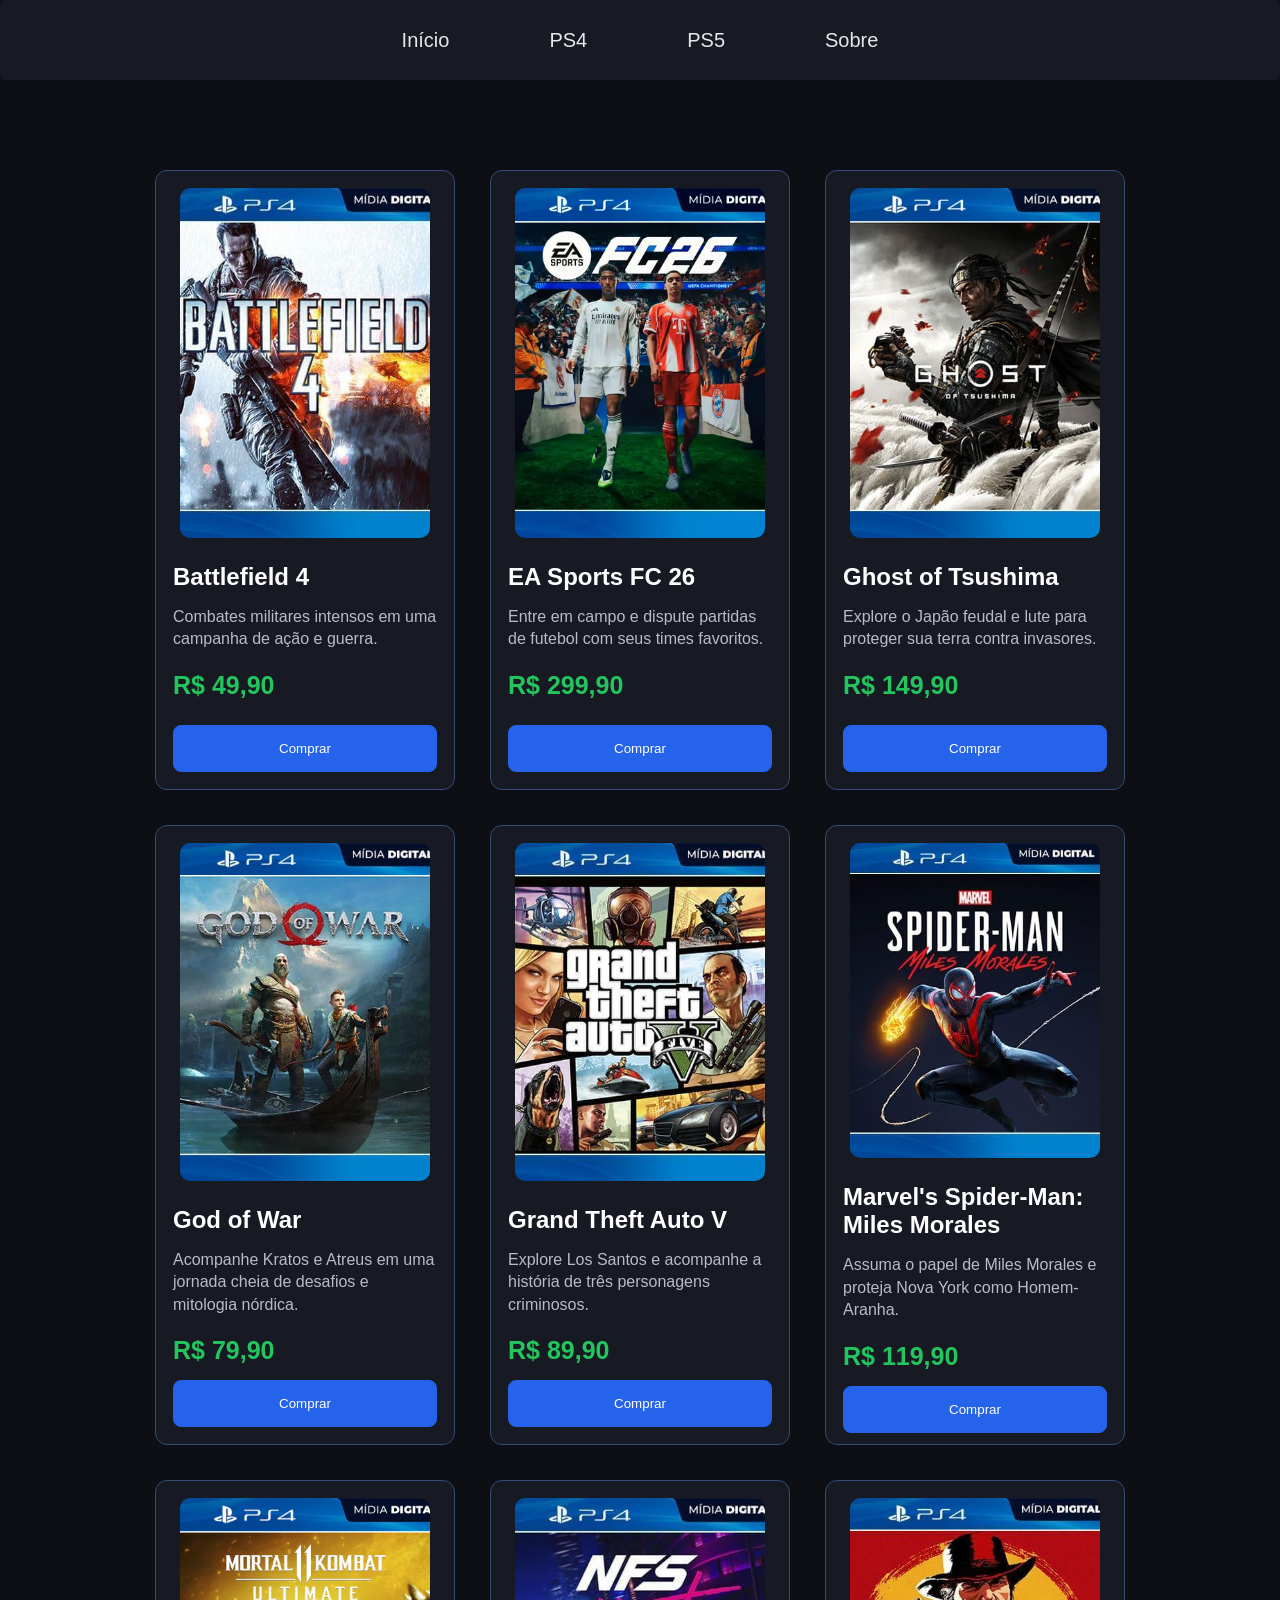
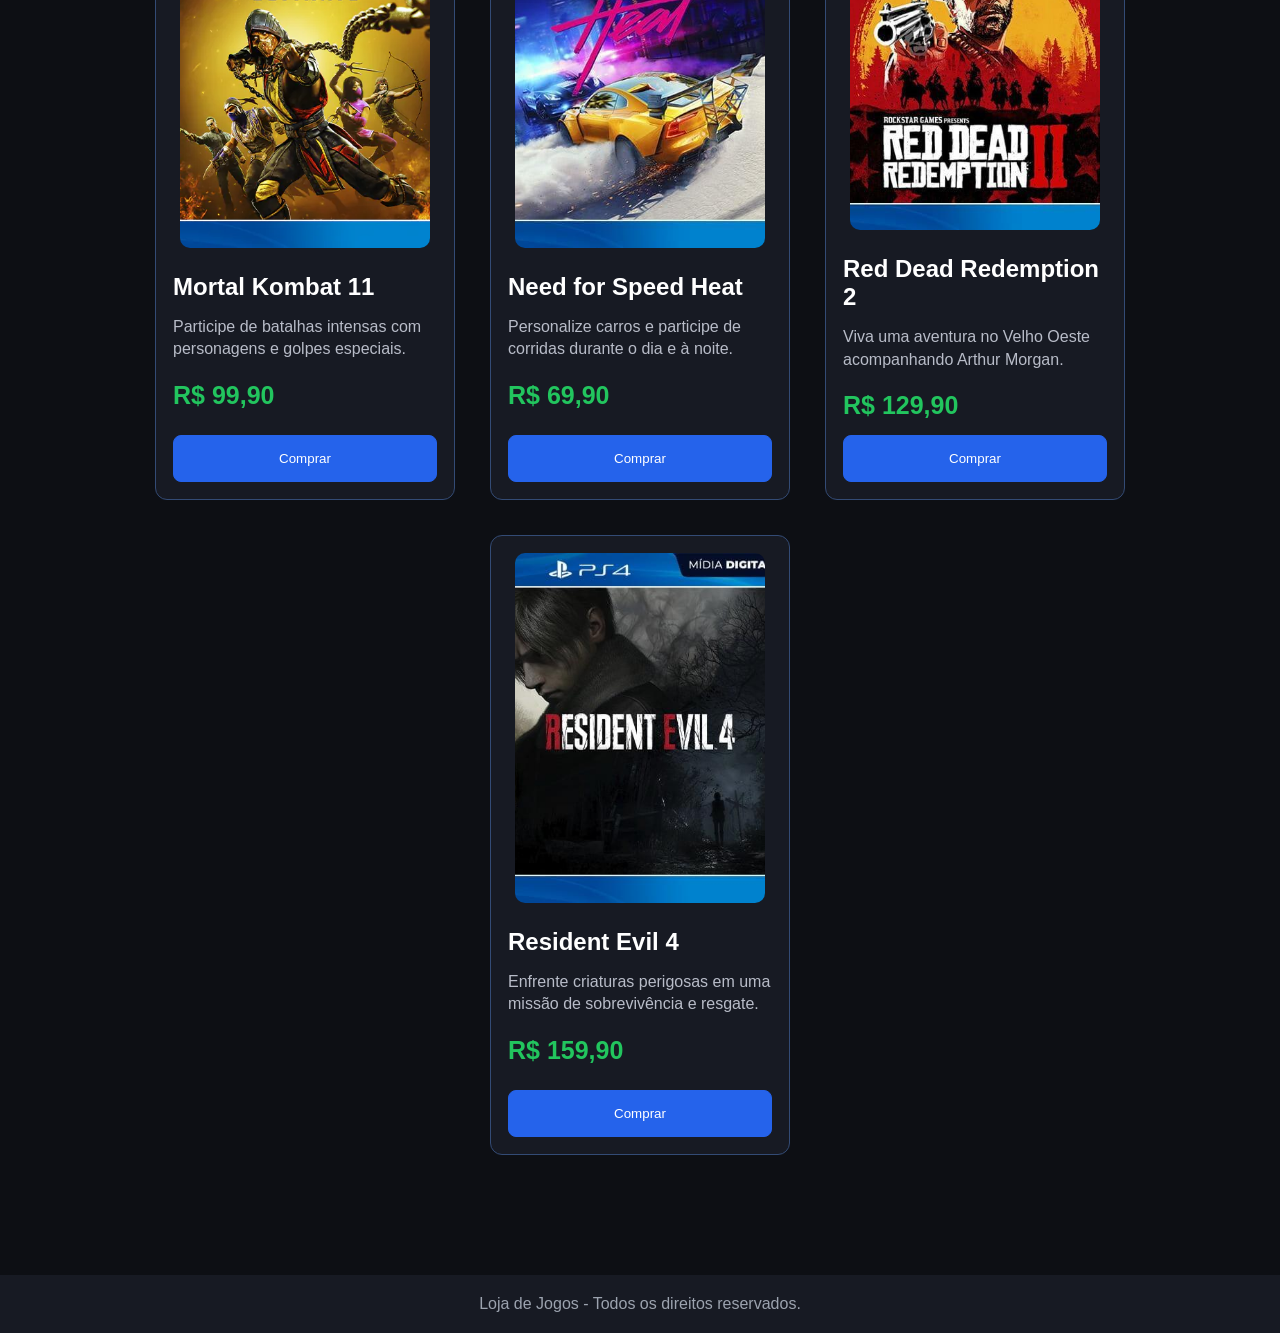
<file: index.html>
<!DOCTYPE html>
<html lang="pt-br">

<head>
    <meta charset="UTF-8">
    <meta name="viewport" content="width=device-width, initial-scale=1.0">
    <title>Início</title>
    <link rel="stylesheet" href="style.css">
</head>

<body>
    <header>
        <nav>
            <ul id="lista">
                <li><a href="index.html" class="catalogo">Início</a></li>
                <li><a href="ps4.html" class="catalogo">PS4</a></li>
                <li><a href="ps5.html" class="catalogo">PS5</a></li>
                <li><a href="sobre.html" class="catalogo">Sobre</a></li>
            </ul>
        </nav>
    </header>

    <main>
        <section class="cards">

            <div class="card">
                <img src="battlefield-4-cover-ps4.jpg" alt="Capa do jogo Battlefield 4" class="img">
                <h2>Battlefield 4</h2>
                <p>Combates militares intensos em uma campanha de ação e guerra.</p>
                <span class="preco"><strong>R$ 49,90</strong></span>
                <button type="button">Comprar</button>
            </div>

            <div class="card">
                <img src="fc-26-ps4.webp" alt="Capa do jogo EA Sports FC 26" class="img">
                <h2>EA Sports FC 26</h2>
                <p>Entre em campo e dispute partidas de futebol com seus times favoritos.</p>
                <span class="preco"><strong>R$ 299,90</strong> </span>
                <button type="button">Comprar</button>
            </div>

            <div class="card">
                <img src="ghost-of-tsushima-cover-ps4-1.jpg" alt="Capa do jogo Ghost of Tsushima" class="img">
                <h2>Ghost of Tsushima</h2>
                <p>Explore o Japão feudal e lute para proteger sua terra contra invasores.</p>
                <span class="preco"><strong>R$ 149,90</strong></span>
                <button type="button">Comprar</button>
            </div>

            <div class="card">
                <img src="god-of-war-cover-ps4-1.jpg" alt="Capa do jogo God of War" class="img">
                <h2>God of War</h2>
                <p>Acompanhe Kratos e Atreus em uma jornada cheia de desafios e mitologia nórdica.</p>
                <span class="preco"><strong>R$ 79,90</strong></span>
                <button type="button">Comprar</button>
            </div>

            <div class="card">
                <img src="GTA-Grand-Theft-Auto-V-cover-ps4.jpg" alt="Capa do jogo GTA V" class="img">
                <h2>Grand Theft Auto V</h2>
                <p>Explore Los Santos e acompanhe a história de três personagens criminosos.</p>
                <span class="preco"><strong>R$ 89,90</strong></span>
                <button type="button">Comprar</button>
            </div>

            <div class="card">
                <img src="marvel-spider-man-miles-morales-cover-ps4.jpg"
                    alt="Capa do jogo Marvel's Spider-Man Miles Morales" class="img">
                <h2>Marvel's Spider-Man: Miles Morales</h2>
                <p>Assuma o papel de Miles Morales e proteja Nova York como Homem-Aranha.</p>
                <span class="preco"><strong>R$ 119,90</strong></span>
                <button type="button">Comprar</button>
            </div>

            <div class="card">
                <img src="mortal-kombat-11-ultimate-ps4.webp" alt="Capa do jogo Mortal Kombat 11" class="img">
                <h2>Mortal Kombat 11</h2>
                <p>Participe de batalhas intensas com personagens e golpes especiais.</p>
                <span class="preco"><strong>R$ 99,90</strong></span>
                <button type="button">Comprar</button>
            </div>

            <div class="card">
                <img src="nfs-heat-ps4-cover.jpg" alt="Capa do jogo Need for Speed Heat" class="img">
                <h2>Need for Speed Heat</h2>
                <p>Personalize carros e participe de corridas durante o dia e à noite.</p>
                <span class="preco"><strong>R$ 69,90</strong></span>
                <button type="button">Comprar</button>
            </div>

            <div class="card">
                <img src="red-dead-redemption-2-ps4-cover.jpg" alt="Capa do jogo Red Dead Redemption 2" class="img">
                <h2>Red Dead Redemption 2</h2>
                <p>Viva uma aventura no Velho Oeste acompanhando Arthur Morgan.</p>
                <span class="preco"><strong>R$ 129,90</strong></span>
                <button type="button">Comprar</button>
            </div>

            <div class="card">
                <img src="resident-evil-4-ps4-cover-1.jpg" alt="Capa do jogo Resident Evil 4" class="img">
                <h2>Resident Evil 4</h2>
                <p>Enfrente criaturas perigosas em uma missão de sobrevivência e resgate.</p>
                <span class="preco"><strong>R$ 159,90</strong></span>
                <button type="button">Comprar</button>
            </div>

        </section>
    </main>

    <footer>
        <p>Loja de Jogos - Todos os direitos reservados.</p>
    </footer>
</body>

</html>
</file>
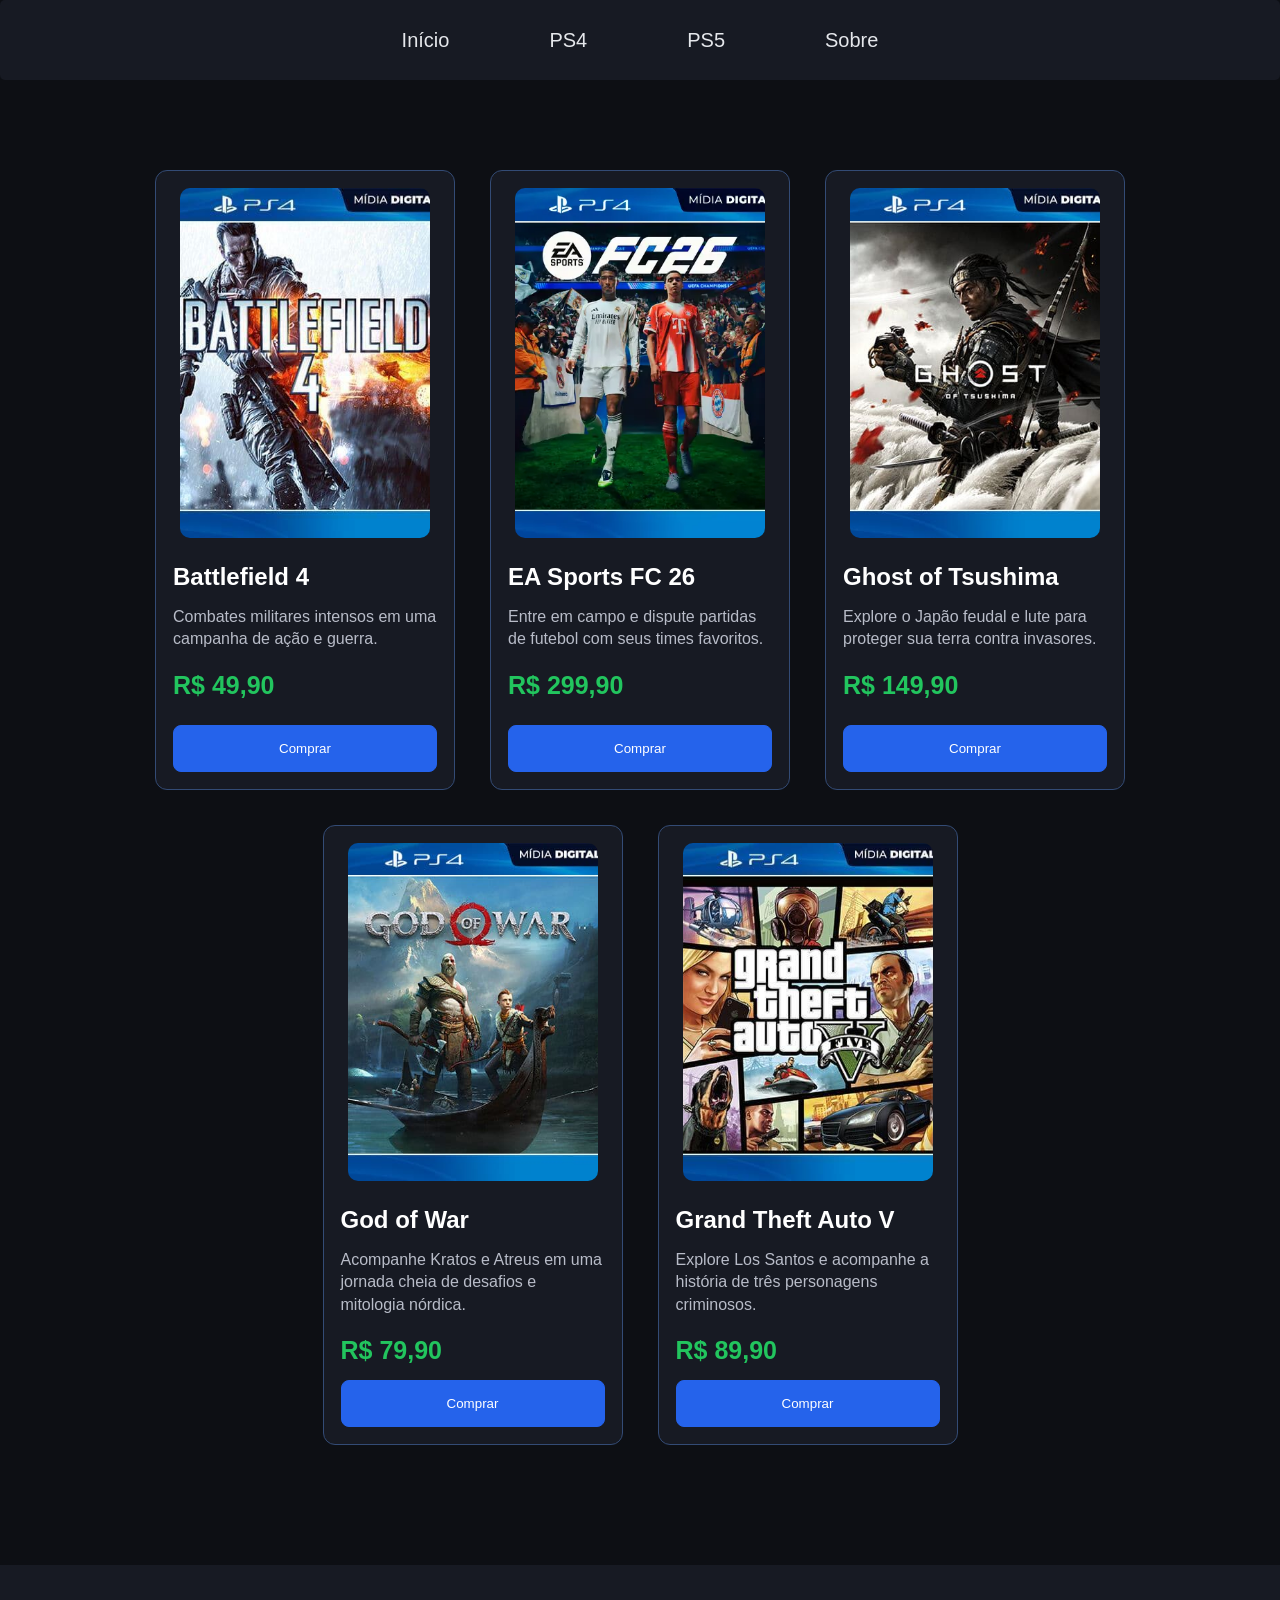
<file: ps4.html>
<!DOCTYPE html>
<html lang="pt-br">

<head>
    <meta charset="UTF-8">
    <meta name="viewport" content="width=device-width, initial-scale=1.0">
    <title>PS4</title>
    <link rel="stylesheet" href="style.css">
</head>

<body>
    <header>
        <nav>
            <ul id="lista">
                <li><a href="index.html" class="catalogo">Início</a></li>
                <li><a href="ps4.html" class="catalogo">PS4</a></li>
                <li><a href="ps5.html" class="catalogo">PS5</a></li>
                <li><a href="sobre.html" class="catalogo">Sobre</a></li>
            </ul>
        </nav>
    </header>

    <main>
        <section class="cards">
            <div class="card">
                <img src="battlefield-4-cover-ps4.jpg" alt="Capa do jogo Battlefield 4" class="img">
                <h2>Battlefield 4</h2>
                <p>Combates militares intensos em uma campanha de ação e guerra.</p>
                <span class="preco"><strong>R$ 49,90</strong></span>
                <button type="button">Comprar</button>
            </div>

            <div class="card">
                <img src="fc-26-ps4.webp" alt="Capa do jogo EA Sports FC 26" class="img">
                <h2>EA Sports FC 26</h2>
                <p>Entre em campo e dispute partidas de futebol com seus times favoritos.</p>
                <span class="preco"><strong>R$ 299,90</strong> </span>
                <button type="button">Comprar</button>
            </div>

            <div class="card">
                <img src="ghost-of-tsushima-cover-ps4-1.jpg" alt="Capa do jogo Ghost of Tsushima" class="img">
                <h2>Ghost of Tsushima</h2>
                <p>Explore o Japão feudal e lute para proteger sua terra contra invasores.</p>
                <span class="preco"><strong>R$ 149,90</strong></span>
                <button type="button">Comprar</button>
            </div>

            <div class="card">
                <img src="god-of-war-cover-ps4-1.jpg" alt="Capa do jogo God of War" class="img">
                <h2>God of War</h2>
                <p>Acompanhe Kratos e Atreus em uma jornada cheia de desafios e mitologia nórdica.</p>
                <span class="preco"><strong>R$ 79,90</strong></span>
                <button type="button">Comprar</button>
            </div>

            <div class="card">
                <img src="GTA-Grand-Theft-Auto-V-cover-ps4.jpg" alt="Capa do jogo GTA V" class="img">
                <h2>Grand Theft Auto V</h2>
                <p>Explore Los Santos e acompanhe a história de três personagens criminosos.</p>
                <span class="preco"><strong>R$ 89,90</strong></span>
                <button type="button">Comprar</button>
            </div>
        </section>

    </main>

    <footer>

    </footer>

</body>

</html>
</file>
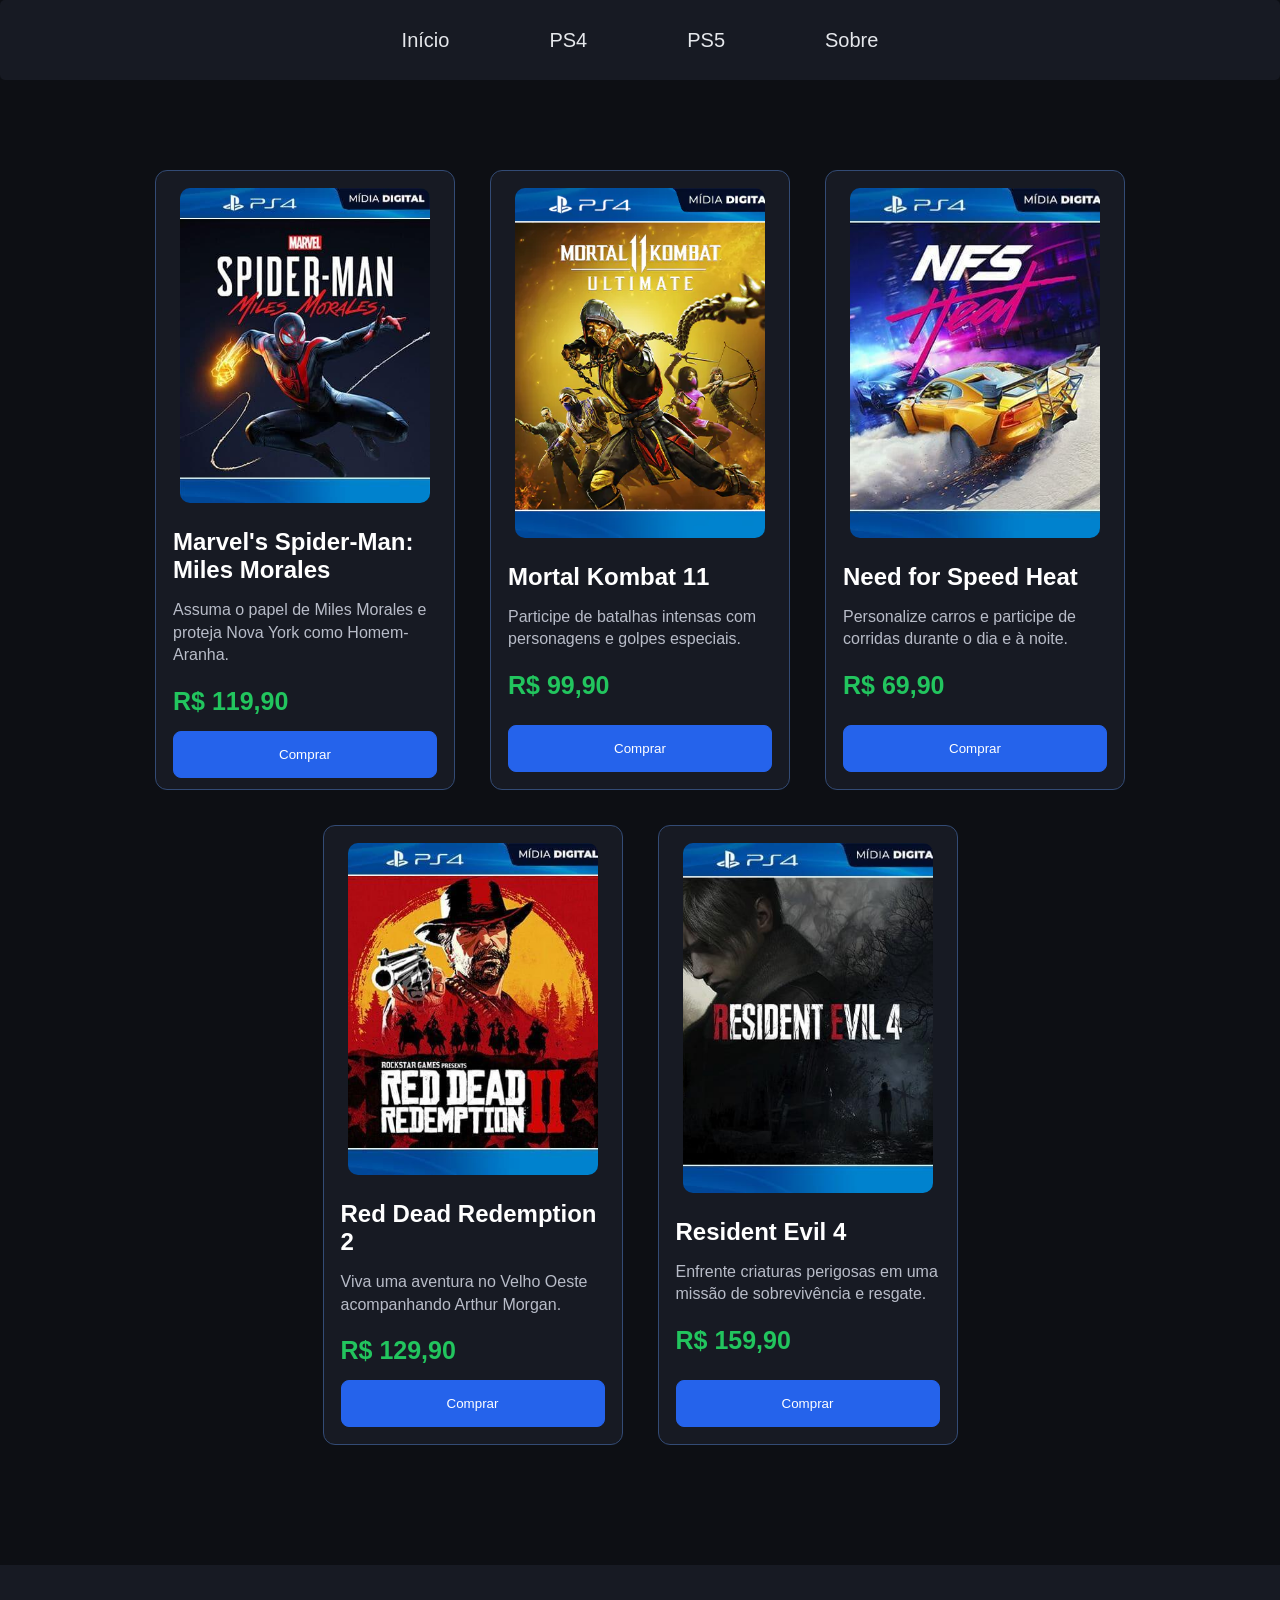
<file: ps5.html>
<!DOCTYPE html>
<html lang="pt-br">

<head>
    <meta charset="UTF-8">
    <meta name="viewport" content="width=device-width, initial-scale=1.0">
    <title>PS5</title>
    <link rel="stylesheet" href="style.css">
</head>

<body>
    <header>
        <nav>
            <ul id="lista">
                <li><a href="index.html" class="catalogo">Início</a></li>
                <li><a href="ps4.html" class="catalogo">PS4</a></li>
                <li><a href="ps5.html" class="catalogo">PS5</a></li>
                <li><a href="sobre.html" class="catalogo">Sobre</a></li>
            </ul>
        </nav>
    </header>

    <main>
        <section class="cards">
            <div class="card">
                <img src="marvel-spider-man-miles-morales-cover-ps4.jpg"
                    alt="Capa do jogo Marvel's Spider-Man Miles Morales" class="img">
                <h2>Marvel's Spider-Man: Miles Morales</h2>
                <p>Assuma o papel de Miles Morales e proteja Nova York como Homem-Aranha.</p>
                <span class="preco"><strong>R$ 119,90</strong></span>
                <button type="button">Comprar</button>
            </div>

            <div class="card">
                <img src="mortal-kombat-11-ultimate-ps4.webp" alt="Capa do jogo Mortal Kombat 11" class="img">
                <h2>Mortal Kombat 11</h2>
                <p>Participe de batalhas intensas com personagens e golpes especiais.</p>
                <span class="preco"><strong>R$ 99,90</strong></span>
                <button type="button">Comprar</button>
            </div>

            <div class="card">
                <img src="nfs-heat-ps4-cover.jpg" alt="Capa do jogo Need for Speed Heat" class="img">
                <h2>Need for Speed Heat</h2>
                <p>Personalize carros e participe de corridas durante o dia e à noite.</p>
                <span class="preco"><strong>R$ 69,90</strong></span>
                <button type="button">Comprar</button>
            </div>

            <div class="card">
                <img src="red-dead-redemption-2-ps4-cover.jpg" alt="Capa do jogo Red Dead Redemption 2" class="img">
                <h2>Red Dead Redemption 2</h2>
                <p>Viva uma aventura no Velho Oeste acompanhando Arthur Morgan.</p>
                <span class="preco"><strong>R$ 129,90</strong></span>
                <button type="button">Comprar</button>
            </div>

            <div class="card">
                <img src="resident-evil-4-ps4-cover-1.jpg" alt="Capa do jogo Resident Evil 4" class="img">
                <h2>Resident Evil 4</h2>
                <p>Enfrente criaturas perigosas em uma missão de sobrevivência e resgate.</p>
                <span class="preco"><strong>R$ 159,90</strong></span>
                <button type="button">Comprar</button>
            </div>
        </section>    

    </main>

    <footer>

    </footer>

</body>

</html>
</file>
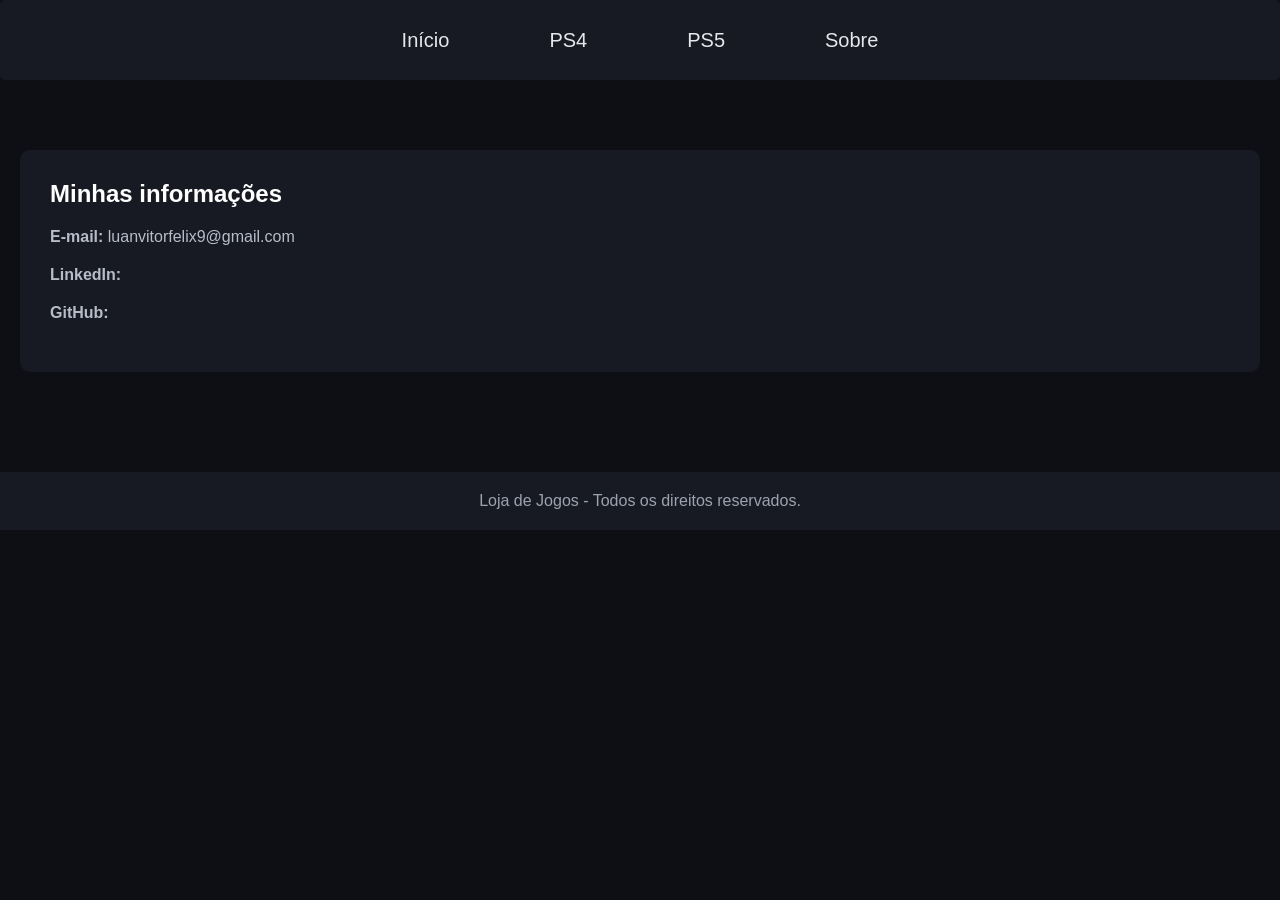
<file: sobre.html>
<!DOCTYPE html>
<html lang="pt-br">

<head>
    <meta charset="UTF-8">
    <meta name="viewport" content="width=device-width, initial-scale=1.0">
    <title>Sobre</title>
    <link rel="stylesheet" href="style.css">
</head>

<body>

    <header>
        <nav>
            <ul id="lista">
                <li><a href="index.html" class="catalogo">Início</a></li>
                <li><a href="ps4.html" class="catalogo">PS4</a></li>
                <li><a href="ps5.html" class="catalogo">PS5</a></li>
                <li><a href="sobre.html" class="catalogo">Sobre</a></li>
            </ul>
        </nav>
    </header>

    <main>
        <section class="sobre">
            <h1>Minhas informações</h1>

            <p>
                <strong>E-mail:</strong>
                luanvitorfelix9@gmail.com
            </p>

            <p>
                <strong>LinkedIn:</strong>
            </p>

            <p>
                <strong>GitHub:</strong>
            </p>
        </section>
    </main>

    <footer>
        <p>Loja de Jogos - Todos os direitos reservados.</p>
    </footer>

</body>

</html>
</file>
<file: style.css>
* {
    margin: 0;
    padding: 0;
    box-sizing: border-box;
}

body {
    font-family: Arial, sans-serif;
    background-color: #0D0F14;
}

header {
    display: flex;
    margin-bottom: 70px;
    background-color: #171A23;
    height: 80px;
    border-radius: 5px;
}

.catalogo {
    font-size: 20px;
    color: #E5E7EB;
    cursor: pointer;
    transition: 0.3s;
}

.catalogo:hover {
    color: #3B82F6;
    transform: scale(1.03);
}

nav {
    display: flex;
    align-items: center;
    justify-content: center;
    width: 100%;
}

#lista {
    display: flex;
    gap: 100px;
    list-style-type: none;
}

a {
    text-decoration: none;
    color: #FFFFFF;
}

/* Organização dos cards */

.cards {
    display: flex;
    flex-wrap: wrap;
    justify-content: center;
    gap: 35px;
    padding: 20px;
}

/* Card individual */

.card {
    background-color: #171A23;
    border: 1px solid #334B75;
    border-radius: 12px;
    width: 300px;
    height: 620px;
    padding: 12px;
    display: flex;
    flex-direction: column;
    transition: 400ms;
}

.card:hover {
    transform: translateY(-5px);
    border-color: #3B82F6;
}

/* Imagens */

.img {
    border-radius: 10px;
    display: block;
    cursor: pointer;
    margin: 5px auto 15px;
    height: 350px;
    width: 250px;
    object-fit: cover;
}

/* Títulos */

.card h2 {
    color: #FFFFFF;
    margin: 10px 5px;
}

/* Descrições */

.card p {
    color: #B8BCC8;
    margin: 5px;
    line-height: 1.4;
}

/* Preços */

.preco {
    color: #22C55E;
    margin: 15px 5px;
    font-size: 25px;
}

/* Botões */

.card button {
    background-color: #2563EB;
    border: 1px solid #2563EB;
    border-radius: 8px;
    color: #FFFFFF;
    padding: 15px 0;
    margin-top: auto;
    margin-left: 5px;
    margin-right: 5px;
    margin-bottom: 5px;
    cursor: pointer;
    transition: 400ms;
}

.card button:hover {
    background-color: #3B82F6;
    border-color: #3B82F6;
}

/* Página inicial */

.inicio {
    background-color: #171A23;
    color: #FFFFFF;
    margin: 20px;
    padding: 30px;
    border-radius: 10px;
}

.inicio h1,
.inicio h2 {
    margin-bottom: 20px;
}

.inicio p {
    margin-bottom: 20px;
    line-height: 1.5;
    color: #B8BCC8;
}

/* Página sobre */

.sobre {
    background-color: #171A23;
    color: #FFFFFF;
    margin: 20px;
    padding: 30px;
    border-radius: 10px;
}

.sobre h1,
.sobre h2 {
    margin-bottom: 20px;
}

.sobre p {
    margin-bottom: 20px;
    color: #B8BCC8;
}

.sobre a {
    color: #3B82F6;
}

/* Rodapé */

footer {
    background-color: #171A23;
    color: #9CA3AF;
    text-align: center;
    padding: 20px;
    margin-top: 100px;
}
</file>
